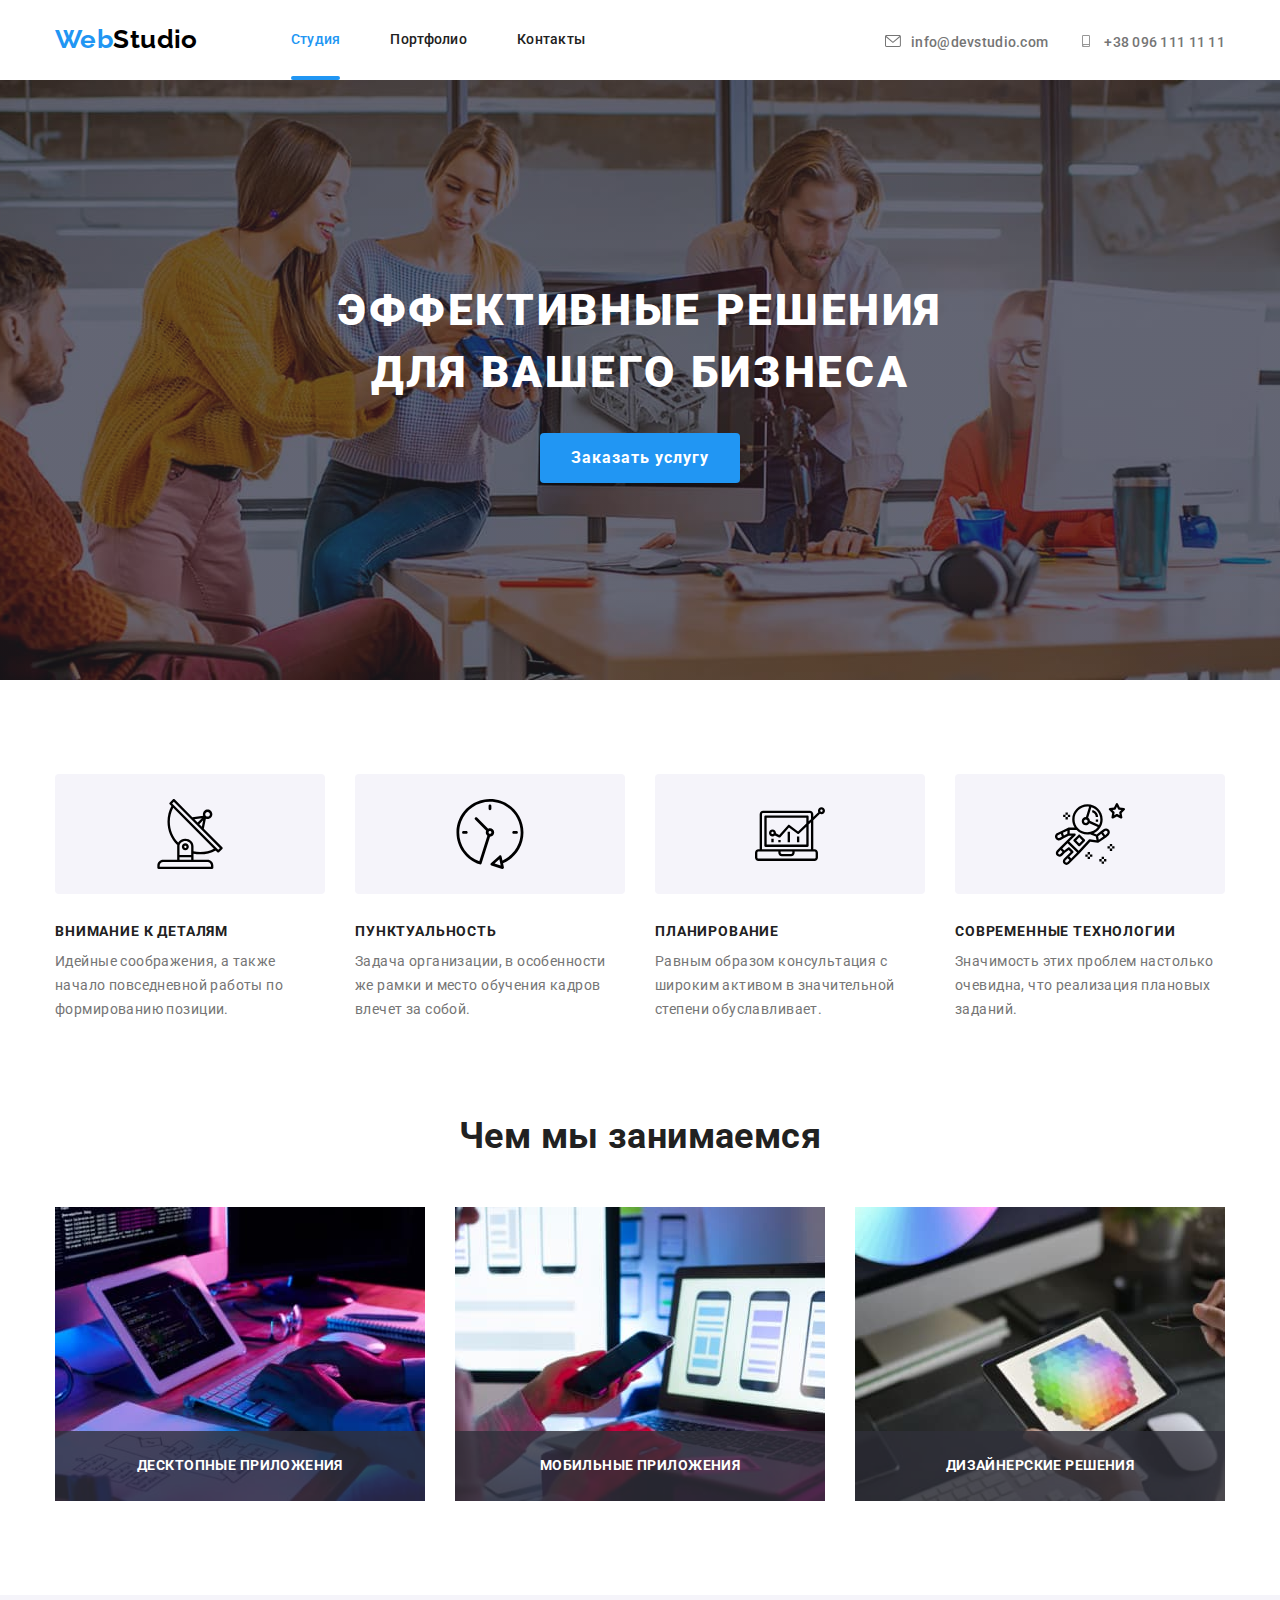
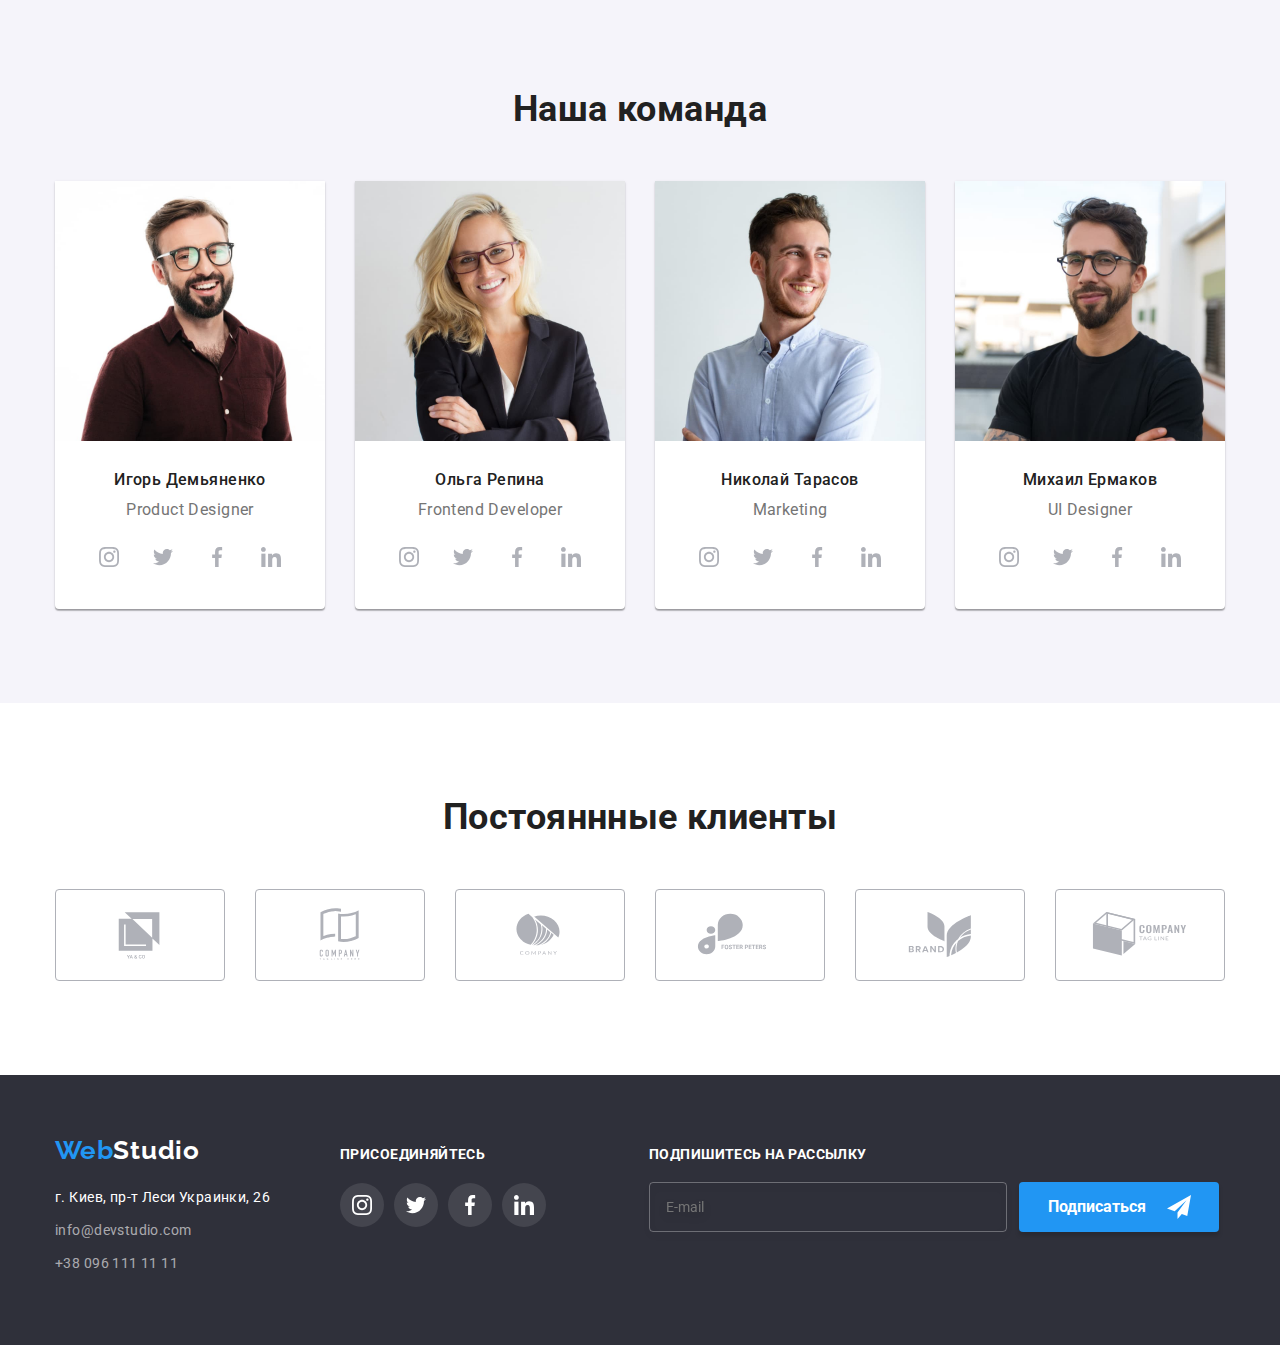
<file: index.html>
<!DOCTYPE html>
<html lang="ru">

<head>
    <meta charset="UTF-8" />
    <meta http-equiv="X-UA-Compatible" content="IE=edge" />
    <meta name="viewport" content="width=device-width, initial-scale=1.0" />
    <title>WebStudio</title>
    <!--Шрифты -->
    <link rel="preconnect" href="https://fonts.googleapis.com">
    <link rel="preconnect" href="https://fonts.gstatic.com" crossorigin>
    <link
        href="https://fonts.googleapis.com/css2?family=Raleway:wght@700&family=Roboto:wght@400;500;700;900&display=swap"
        rel="stylesheet">

    <!--normalize css  -->
    <link rel="stylesheet" href="./css/normalize.css">

    <!--Стили -->
    <link rel="stylesheet" href="./css/styles.css" />
</head>

<body>
    <header>
        <div class="container c-site-nav">

            <a href="./index.html" class="logo"><span class="logo-color">Web</span>Studio</a>
            <nav class="contact-links">
                <ul class="site-nav">
                    <li class="item"><a href="./index.html" class="site-nav-link current">Студия</a></li>
                    <li class="item"><a href="./portfolio.html" class="site-nav-link">Портфолио</a></li>
                    <li class="item"><a href="" class="site-nav-link">Контакты</a></li>
                </ul>
            </nav>
            <ul class="header-contact-link">
                <li class="item"><a href="mailto:info@devstudio.com" class="h-e-link"><svg class="header-icon"
                            width="16" height="12">
                            <use href="./images/symbol-defs-1.svg#icon-envelope-1"></use>
                        </svg>info@devstudio.com</a></li>
                <li class="item"><a href="tel:+380961111111" class="h-ph-link"><svg class="header-icon" width="16"
                            height="12">
                            <use href="./images/symbol-defs-1.svg#icon-smartphone-1"></use>
                        </svg>+38 096 111 11 11</a></li>
            </ul>
        </div>
    </header>
    <main>
        <section class="hero hero-container">

            <h1 class="hero-titel">Эффективные решения
                <br>
                для вашего бизнеса
            </h1>
            <button data-modal-open type="button" class="hero-botton">Заказать услугу</button>

        </section>

        <section class="s-benefit">
            <h2 hidden>Наши приемущества</h2>
            <div class="container benefit-block">
                <ul class="benefit-list">
                    <li class="item">
                        <div class="icons">
                            <svg class="benefit-icon">
                                <use href="./images/symbol-defs-2.svg#icon-antenna1"></use>
                            </svg>
                        </div>
                        <h3 class="title">Внимание к деталям</h3>
                        <p class="text">Идейные соображения, а также начало повседневной работы по формированию позиции.
                        </p>
                    </li>
                    <li class="item">
                        <div class="icons">
                            <svg class="benefit-icon">
                                <use href="./images/symbol-defs-2.svg#icon-clock1"></use>
                            </svg>
                        </div>
                        <h3 class="title">Пунктуальность</h3>
                        <p class="text">Задача организации, в особенности же рамки и место обучения кадров влечет за
                            собой.</p>
                    </li>
                    <li class="item">
                        <div class="icons">
                            <svg class="benefit-icon">
                                <use href="./images/symbol-defs-2.svg#icon-diagram1"></use>
                            </svg>
                        </div>
                        <h3 class="title">Планирование</h3>
                        <p class="text">Равным образом консультация с широким активом в значительной степени
                            обуславливает.</p>
                    </li>
                    <li class="item">
                        <div class="icons">
                            <svg class="benefit-icon">
                                <use href="./images/symbol-defs-2.svg#icon-astronaut1"></use>
                            </svg>
                        </div>
                        <h3 class="title">Современные технологии</h3>
                        <p class="text">Значимость этих проблем настолько очевидна, что реализация плановых заданий.</p>
                    </li>
                </ul>
            </div>
        </section>

        <section class="s-about-our-work">
            <div class="container about-our-work">
                <h2 class="work about-us-title">Чем мы занимаемся</h2>
                <ul class="our-work-list">
                    <li class="work-item ">
                        <div class="box">
                        <img src="./images/services/comp.jpg" alt="верстка" width="370">
                    </div>
                   <p class="work-c-text ">Десктопные приложения</p>
                   
                    </li>
                    
                    <li class="work-item ">
                        <div class="box">
                        <img src="./images/services/phone.jpg" alt="дизайн" width="370">
                    </div>
                    
                        <p class="work-c-text ">Мобильные приложения</p>
                    
                    </li>
                    <li class="work-item">
                    <div class="box">
                        <img src="./images/services/tablet.jpg" alt="оформление" width="370">
                    </div>
                        
                        <p class="work-c-text ">Дизайнерские решения</p>
                    
                    </li>

                </ul>
            </div>
        </section>

        <section class="about-us">

            <h2 class="about-us-title">Наша команда</h2>
            <div class="container about-us-block">
                <ul class="about-us-list">
                    <li class="list">
                        <article class="w-card">
                            <div class="w-card-thumb">
                                <img src="./images/team/product_designer.jpg" alt="product designer" width="270">
                            </div>
                            <div class="name-position">
                                <h3 class="name">Игорь Демьяненко</h3>
                                <p class="text">Product Designer</p>
                                <ul class="workers-soc-list list">
                                    <li class="workers-soc-item">
                                        <a href="" class="workers-soc-link link">
                                            <svg class="workers-soc-icon" width="20" height="20">
                                                <use href="./images/symbol-defs.svg#icon-instagram-2"></use>
                                            </svg>
                                        </a>
                                    </li>
                                    <li class="workers-soc-item"><a href="" class="workers-soc-link link">
                                            <svg class="workers-soc-icon" width="20" height="20">
                                                <use href="./images/symbol-defs.svg#icon-twitter-1"></use>
                                            </svg>
                                        </a>
                                    </li>
                                    <li class="workers-soc-item"><a href="" class="workers-soc-link link">
                                            <svg class="workers-soc-icon" width="20" height="20">
                                                <use href="./images/symbol-defs.svg#icon-facebook-1"></use>
                                            </svg>
                                        </a>
                                    </li>
                                    <li class="workers-soc-item"><a href="" class="workers-soc-link link">
                                            <svg class="workers-soc-icon" width="20" height="20">
                                                <use href="./images/symbol-defs.svg#icon-linkedin-1"></use>
                                            </svg>
                                        </a>
                                    </li>
                                </ul>
                            </div>
                        </article>
                    </li>

                    <li class="list">
                        <article class="w-card">
                            <div class="w-card-thumb">
                                <img src="./images/team/frontend_developer.jpg" alt="frontend developer" width="270">
                            </div>
                            <div class="name-position">
                                <h3 class="name">Ольга Репина</h3>
                                <p class="text">Frontend Developer</p>
                                <ul class="workers-soc-list list">
                                    <li class="workers-soc-item">
                                        <a href="" class="workers-soc-link link">
                                            <svg class="workers-soc-icon" width="20" height="20">
                                                <use href="./images/symbol-defs.svg#icon-instagram-2"></use>
                                            </svg>
                                        </a>
                                    </li>
                                    <li class="workers-soc-item"><a href="" class="workers-soc-link link">
                                            <svg class="workers-soc-icon" width="20" height="20">
                                                <use href="./images/symbol-defs.svg#icon-twitter-1"></use>
                                            </svg>
                                        </a>
                                    </li>
                                    <li class="workers-soc-item"><a href="" class="workers-soc-link link">
                                            <svg class="workers-soc-icon" width="20" height="20">
                                                <use href="./images/symbol-defs.svg#icon-facebook-1"></use>
                                            </svg>
                                        </a>
                                    </li>
                                    <li class="workers-soc-item"><a href="" class="workers-soc-link link">
                                            <svg class="workers-soc-icon" width="20" height="20">
                                                <use href="./images/symbol-defs.svg#icon-linkedin-1"></use>
                                            </svg>
                                        </a>
                                    </li>
                                </ul>
                            </div>
                        </article>
                    </li>

                    <li class="list">
                        <article class="w-card">
                            <div class="w-card-thumb">
                                <img src="./images/team/marketing.jpg" alt="marketing" width="270">
                            </div>
                            <div class="name-position">
                                <h3 class="name">Николай Тарасов</h3>
                                <p class="text">Marketing</p>
                                <ul class="workers-soc-list list">
                                    <li class="workers-soc-item">
                                        <a href="" class="workers-soc-link link">
                                            <svg class="workers-soc-icon" width="20" height="20">
                                                <use href="./images/symbol-defs.svg#icon-instagram-2"></use>
                                            </svg>
                                        </a>
                                    </li>
                                    <li class="workers-soc-item"><a href="" class="workers-soc-link link">
                                            <svg class="workers-soc-icon" width="20" height="20">
                                                <use href="./images/symbol-defs.svg#icon-twitter-1"></use>
                                            </svg>
                                        </a>
                                    </li>
                                    <li class="workers-soc-item"><a href="" class="workers-soc-link link">
                                            <svg class="workers-soc-icon" width="20" height="20">
                                                <use href="./images/symbol-defs.svg#icon-facebook-1"></use>
                                            </svg>
                                        </a>
                                    </li>
                                    <li class="workers-soc-item"><a href="" class="workers-soc-link link">
                                            <svg class="workers-soc-icon" width="20" height="20">
                                                <use href="./images/symbol-defs.svg#icon-linkedin-1"></use>
                                            </svg>
                                        </a>
                                    </li>
                                </ul>
                            </div>
                        </article>
                    </li>

                    <li class="list">
                        <article class="w-card">
                            <div class="w-card-thumb">
                                <img src="./images/team/ui_designer.jpg" alt="ui_designer" width="270">
                            </div>
                            <div class="name-position">
                                <h3 class="name">Михаил Ермаков</h3>
                                <p class="text">UI Designer</p>
                                <ul class="workers-soc-list list">
                                    <li class="workers-soc-item">
                                        <a href="" class="workers-soc-link link">
                                            <svg class="workers-soc-icon" width="20" height="20">
                                                <use href="./images/symbol-defs.svg#icon-instagram-2"></use>
                                            </svg>
                                        </a>
                                    </li>
                                    <li class="workers-soc-item"><a href="" class="workers-soc-link link">
                                            <svg class="workers-soc-icon" width="20" height="20">
                                                <use href="./images/symbol-defs.svg#icon-twitter-1"></use>
                                            </svg>
                                        </a>
                                    </li>
                                    <li class="workers-soc-item"><a href="" class="workers-soc-link link">
                                            <svg class="workers-soc-icon" width="20" height="20">
                                                <use href="./images/symbol-defs.svg#icon-facebook-1"></use>
                                            </svg>
                                        </a>
                                    </li>
                                    <li class="workers-soc-item"><a href="" class="workers-soc-link link">
                                            <svg class="workers-soc-icon" width="20" height="20">
                                                <use href="./images/symbol-defs.svg#icon-linkedin-1"></use>
                                            </svg>
                                        </a>
                                    </li>
                                </ul>
                            </div>
                        </article>

                    </li>

                </ul>
            </div>
        </section>
        <section class="section clients">
            <div class="container our-clients">
                <h2 class="title-clients">Постояннные клиенты</h2>
                <ul class="list-clients">
                    <li class="list-item">
                        <a class="clients-link" href="">
                            <svg class="clients-icon" width="106" height="60">
                                <use href="./images/symbol-defs-2.svg#icon-Logo1"></use>
                            </svg>
                        </a>
                    </li>
                    <li class="list-item">
                        <a class="clients-link" href="">
                            <svg class="clients-icon" width="106" height="60">
                                <use href="./images/symbol-defs-2.svg#icon-Logo2"></use>
                            </svg>
                        </a>
                    </li>
                    <li class="list-item">
                        <a class="clients-link" href="">
                            <svg class="clients-icon" width="106" height="60">
                                <use href="./images/symbol-defs-2.svg#icon-Logo3"></use>
                            </svg>
                        </a>
                    </li>
                    <li class="list-item">
                        <a class="clients-link" href="">
                            <svg class="clients-icon" width="106" height="60">
                                <use href="./images/symbol-defs-2.svg#icon-Logo4"></use>
                            </svg>
                        </a>
                    </li>
                    <li class="list-item">
                        <a class="clients-link" href="">
                            <svg class="clients-icon" width="106" height="60">
                                <use href="./images/symbol-defs-4.svg#icon-Logo5"></use>
                            </svg>
                        </a>
                    </li>
                    <li class="list-item">
                        <a class="clients-link" href="">
                            <svg class="clients-icon" width="106" height="60">
                                <use href="./images/symbol-defs-2.svg#icon-Logo6"></use>
                            </svg>
                        </a>
                    </li>
                </ul>
            </div>
        </section>
<div class="backdrop is-hidden" data-modal>
            <div class="modal">
        <botton type="botton" class="modal-bnt-close" data-modal-close>
                    <svg class="modal-close" width="18" height="18">
                    <use href="./images/symbol-defs-5.svg#icon-close-black-18dp-2-1-2-1"></use>
                </svg>
            
        </botton>

        <p class="modal-title">Оставьте свои данные, мы вам перезвоним</p>

        <form>
        <div class="modal-field">
            <label class="modal-label" for="user-name">Имя</label>
            <div class="input-wrap">
            <input
            type="text"
            class="modal-input"
            name="user-name"
            id="user-name"
            />
            <svg class="modal-icon" width="18" height="18">
                <use href="./images/symbol-defs6.svg#icon-person-black-18dp-1-1"></use>
            </svg>
        </div>
        </div>
        <div class="modal-field">
            <label for="user-tel" class="modal-label">Телефон</label>
            <div class="input-wrap">
            <input
            type="tel"
            class="modal-input"
            name="user-tel"
            id="user-tel"
            />
            <svg class="modal-icon" width="18" height="18">
                <use href="./images/symbol-defs6.svg#icon-phone-black-18dp-1-1"></use>
            </svg>
        </div>
        </div>
        <div class="modal-field">
            <label for="user-email" class="modal-label">Почта</label>
            <div class="input-wrap">
            <input
                type="email"
                class="modal-input"
                name="user-email"
                id="user-email"
            />
            <svg class="modal-icon" width="18" height="18">
                <use href="./images/symbol-defs6.svg#icon-Vector-1-1"></use>
            </svg>
            </div>
        </div>
        <div class="modal-field">
            <label for="user-text" class="modal-label">Комментарий</label>
            <textarea
            name="user-text"
            id="user-text"
            class="modal-text"
            placeholder="Введите текст"
            ></textarea>
        </div>

        <div class="covenant">
            <input class="checkbox-policy visually-hidden"
             type="checkbox" 
             name="covenant"
              id="covenant">
            <label for="covenant" class="covenant-title">
Соглашаюсь с рассылкой и принимаю
            
            </label><a class="covenant-link" href="">Условия договора</a>
        </div>

            <button type="submit" class="modal-bnt-send">Отправить</button>
        </form>
        </div>
        </div>
        
        </div>

        <script src="./js/modal.js">
                    </script>
</body>

<footer>
    <section class="s-footer">
    <div class="container footer">
    <div class="logo-adress">
        <a href="./index.html" class="logo"><span class="logo-color">Web</span><span class="bottom-logo-color">Studio</span></a>
        <address>
        <ul class="contact-link-list">
        <li class="item">
        <a href="https://g.page/stamp-capital?share" 
                            class="addres-link"
                            target="_blank" rel="noopener nofollow noreferrer">г. Киев, пр-т Леси Украинки, 26
                        </a>
        </li>

        <li class="item"><a href="mailto:info@devstudio.com" class="e-link">info@devstudio.com</a></li>
                        <li class="item"><a href="tel:+380961111111" class="ph-link">+38 096 111 11 11</a></li>
                    </ul>
        </address>
    </div>

    <div class="footer-soc">
        <p class="title-soc">Присоединяйтесь</p>
        <ul class="footer-soc-list">
        <li class="footer-soc-item">
        <a class="footer-soc-link" href="">
        <svg class="footer-soc-icon" width="20" height="20">
        <use href="./images/symbol-defs.svg#icon-instagram-2"></use>
        </svg>
        </a>
        </li>

        <li class="footer-soc-item">
        <a class="footer-soc-link" href="">
        <svg class="footer-soc-icon" width="20" height="20">
        <use href="./images/symbol-defs.svg#icon-twitter-1"></use>
        </svg>
        </a>
        </li>
        
        <li class="footer-soc-item">
        <a class="footer-soc-link" href="">
        <svg class="footer-soc-icon" width="20" height="20">
        <use href="./images/symbol-defs.svg#icon-facebook-1"></use>
        </svg>
        </a>
        </li>
        
        <li class="footer-soc-item">
        <a class="footer-soc-link" href="">
        <svg class="footer-soc-icon" width="20" height="20">
        <use href="./images/symbol-defs.svg#icon-linkedin-1"></use>
        </svg>
        </a>
        </li>
        </ul>

    </div>
<div class="footer-form">
        <p class="footer-title">Подпишитесь на рассылку</p>
        <form class="footer-mail-form">
            <label for="footer-mail"></label>
            <input type="email" class="footer-input" name="footer-mail" placeholder="E-mail" id="footer-mail">
            <button class="footer-btn button" type="submit">
            Подписаться<svg class="icon-send" width="24" height="24">
                <use href="./images/symbol-defs8.svg#icon-icon-send-1"></use>
            </svg>
            </button>
        </form>
        </div>  
    </div>
    </section>
</footer>


</html>
</file>
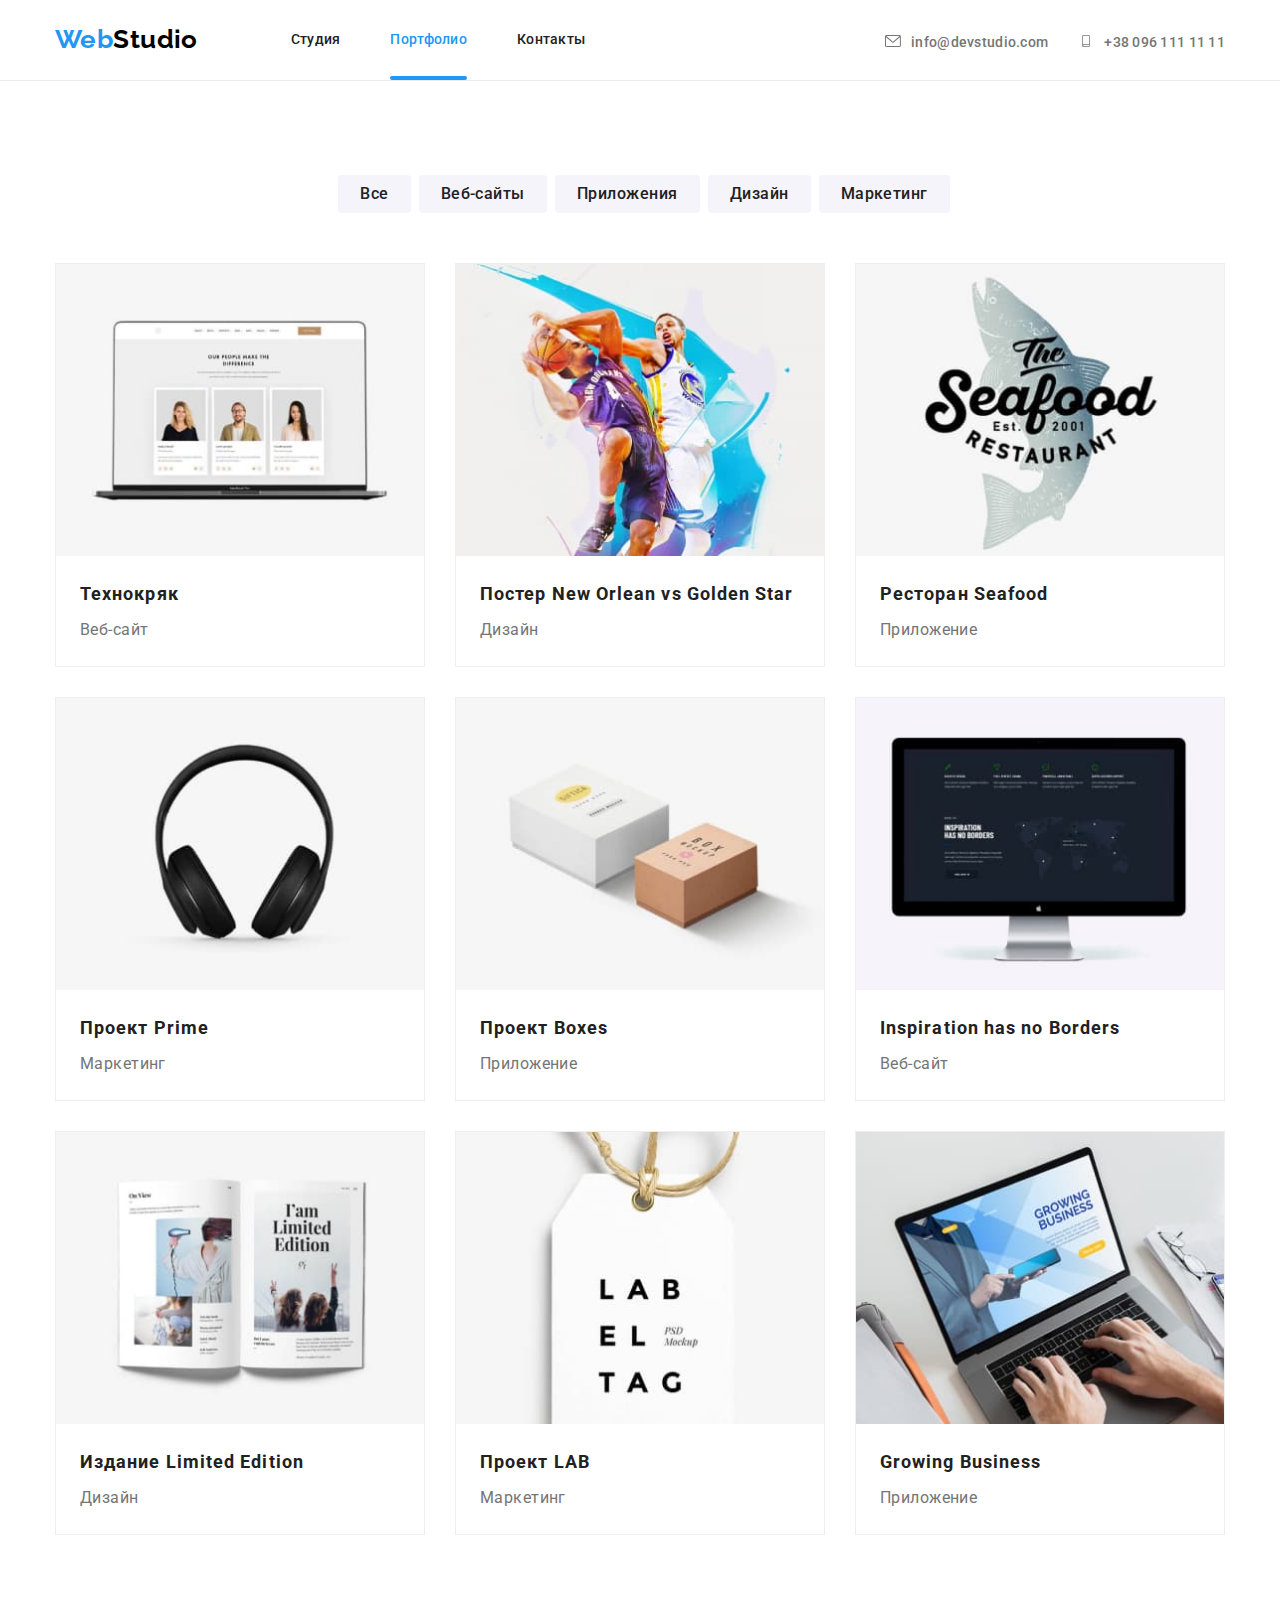
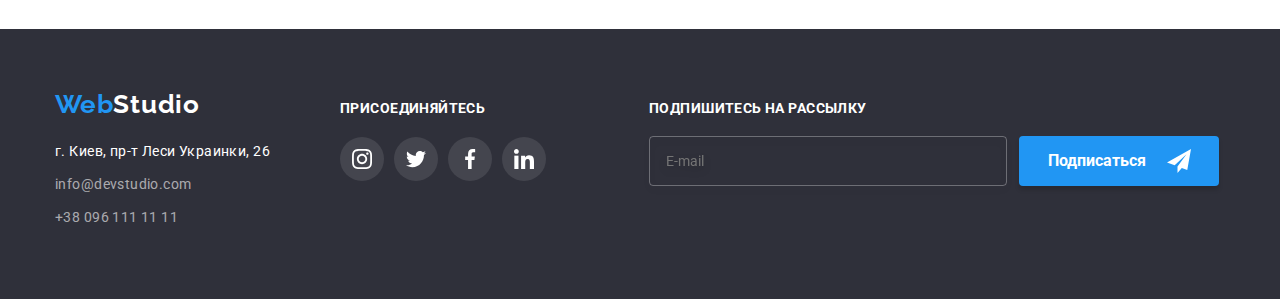
<file: portfolio.html>
<!DOCTYPE html>
<html lang="ru">

<head>
    <meta charset="UTF-8" />
    <meta http-equiv="X-UA-Compatible" content="IE=edge" />
    <meta name="viewport" content="width=device-width, initial-scale=1.0" />
    <title>Портфолио</title>

    <!--Шрифты -->
    <link rel="preconnect" href="https://fonts.googleapis.com">
    <link rel="preconnect" href="https://fonts.gstatic.com" crossorigin>
    <link
        href="https://fonts.googleapis.com/css2?family=Raleway:wght@700&family=Roboto:wght@400;500;700;900&display=swap"
        rel="stylesheet">
    <!--normalize css  -->
    <link rel="stylesheet" href="./css/normalize.css">
    <!--Стили -->
    <link rel="stylesheet" href="./css/styles.css" />
</head>

<body>

    <header>
        <div class="container c-site-nav">

            <a href="./index.html" class="logo"><span class="logo-color">Web</span>Studio</a>
            <nav class="contact-links">
                <ul class="site-nav">
                    <li class="item"><a href="./index.html" class="site-nav-link ">Студия</a></li>
                    <li class="item"><a href="./portfolio.html" class="site-nav-link current">Портфолио</a></li>
                    <li class="item"><a href="" class="site-nav-link">Контакты</a></li>
                </ul>
            </nav>
            <ul class="header-contact-link">
                <li class="item"><a href="mailto:info@devstudio.com" class="h-e-link"><svg class="header-icon"
                            width="16" height="12">
                            <use href="./images/symbol-defs-1.svg#icon-envelope-1"></use>
                        </svg>info@devstudio.com</a></li>
                <li class="item"><a href="tel:+380961111111" class="h-ph-link"><svg class="header-icon" width="16"
                            height="12">
                            <use href="./images/symbol-defs-1.svg#icon-smartphone-1"></use>
                        </svg>+38 096 111 11 11</a></li>
            </ul>
        </div>
    </header>

    <main>

        <section class="set">
            <h1 hidden>Наше Портфолио</h1>

            <!--Навигация-->

            <div class="container nav-list">
                <ul class="card-nav-list">
                    <li class="item"><button type="button" class="site-bnt">Все</button></li>
                    <li class="item"><button type="button" class="site-bnt">Веб-сайты</button></li>
                    <li class="item"><button type="button" class="site-bnt">Приложения</button></li>
                    <li class="item"><button type="button" class="site-bnt">Дизайн</button></li>
                    <li class="item"><button type="button" class="site-bnt">Маркетинг</button></li>
                </ul>
            </div>

            <!--Карточки-->

            <div class="container c-card-set">
                <ul class="set-list">
                    <li class="item">
                        <article class="card">
                            <div class="card-thumb">
                                <img src="./images/works/web_site.jpg" alt="Веб-сайт" width="370">
                            <p class="card-top-text ">Ресурс предлагает комплексные предложения с разным уровнем функционала и сервисов. Все это
                                    позволит посетителю получить исчерпывающие сведения о компании или частном лице.</p>
                            </div>
                                    <div class="card-content">
                                <h2 class="title">Технокряк</h2>
                                <p class="text">Веб-сайт</p>
                            </div>
                        </article>
                    </li>

                    <li class="item">
                        <article class="card">
                            <div class="card-thumb">
                                <img src="./images/works/poster.jpg" alt="Постер" width="370">
                                <p class="card-top-text">Ресурс предлагает комплексные предложения с разным уровнем функционала и сервисов. Все это
                                    позволит посетителю получить исчерпывающие сведения о компании или частном лице.</p>
                            </div>
                            <div class="card-content">
                                <h2 class="title">Постер New Orlean vs Golden Star</h2>
                                <p class="text">Дизайн</p>
                            </div>
                        </article>
                    </li>

                    <li class="item">
                        <article class="card">
                            <div class="card-thumb">
                                <img src="./images/works/seafood_restaurant.jpg" alt="Ресторан" width="370">
                                <p class="card-top-text">Ресурс предлагает комплексные предложения с разным уровнем функционала и сервисов. Все это
                                    позволит посетителю получить исчерпывающие сведения о компании или частном лице.</p>
                            </div>
                            <div class="card-content">
                                <h2 class="title">Ресторан Seafood</h2>
                                <p class="text">Приложение</p>
                            </div>
                        </article>
                    </li>

                    <li class="item">
                        <article class="card">
                            <div class="card-thumb">
                                <img src="./images/works/headphones.jpg" alt="наушники" width="370">
                                <p class="card-top-text">Ресурс предлагает комплексные предложения с разным уровнем функционала и сервисов. Все это позволит посетителю получить исчерпывающие сведения о компании или частном лице.</p>
                                </div>
                                <div class="card-content">
                                <h2 class="title">Проект Prime</h2>
                                <p class="text">Маркетинг</p>
                            </div>
                        </article>
                    </li>

                    <li class="item">
                        <article class="card">
                            <div class="card-thumb">
                                <img src="./images/works/boxes.jpg" alt="коробки" width="370">
                                <p class="card-top-text">Ресурс предлагает комплексные предложения с разным уровнем функционала и сервисов. Все это
                                    позволит посетителю получить исчерпывающие сведения о компании или частном лице.</p>
                            </div>
                            <div class="card-content">
                                <h2 class="title">Проект Boxes</h2>
                                <p class="text">Приложение</p>
                            </div>
                        </article>
                    </li>

                    <li class="item">
                        <article class="card">
                            <div class="card-thumb">
                                <img src="./images/works/monitor.jpg" alt="монитор" width="370">
                                <p class="card-top-text">Ресурс предлагает комплексные предложения с разным уровнем функционала и сервисов. Все это
                                    позволит посетителю получить исчерпывающие сведения о компании или частном лице.</p>
                            </div>
                            <div class="card-content">
                                <h2 class="title">Inspiration has no Borders</h2>
                                <p class="text">Веб-сайт</p>
                            </div>
                        </article>
                    </li>

                    <li class="item">
                        <article class="card">
                            <div class="card-thumb">
                                <img src="./images/works/magazine.jpg" alt="журнал" width="370">
                                <p class="card-top-text">Ресурс предлагает комплексные предложения с разным уровнем функционала и сервисов. Все это
                                    позволит посетителю получить исчерпывающие сведения о компании или частном лице.</p>
                            </div>
                            <div class="card-content">
                                <h2 class="title">Издание Limited Edition</h2>
                                <p class="text">Дизайн</p>
                            </div>
                        </article>
                    </li>

                    <li class="item">
                        <article class="card">
                            <div class="card-thumb">
                                <img src="./images/works/lab.jpg" alt="лейба" width="370">
                                <p class="card-top-text">Ресурс предлагает комплексные предложения с разным уровнем функционала и сервисов. Все это
                                    позволит посетителю получить исчерпывающие сведения о компании или частном лице.</p>
                            </div>
                            <div class="card-content">
                                <h2 class="title">Проект LAB</h2>
                                <p class="text">Маркетинг</p>
                            </div>
                        </article>
                    </li>

                    <li class="item">
                        <article class="card">
                            <div class="card-thumb">
                                <img src="./images/works/laptop.jpg" alt="ноутбук">
                                <p class="card-top-text">Ресурс предлагает комплексные предложения с разным уровнем функционала и сервисов. Все это
                                    позволит посетителю получить исчерпывающие сведения о компании или частном лице.</p>
                            </div>
                            <div class="card-content">
                                <h2 class="title">Growing Business</h2>
                                <p class="text">Приложение</p>
                            </div>
                        </article>
                    </li>
                </ul>
            </div>
        </section>
    </main>
</body>


<footer>
    <section class="s-footer">
    <div class="container footer">
    <div class="logo-adress">
        <a href="./index.html" class="logo"><span class="logo-color">Web</span><span class="bottom-logo-color">Studio</span></a>
        <address>
        <ul class="contact-link-list">
        <li class="item">
        <a href="https://g.page/stamp-capital?share" 
                            class="addres-link"
                            target="_blank" rel="noopener nofollow noreferrer">г. Киев, пр-т Леси Украинки, 26
                        </a>
        </li>

        <li class="item"><a href="mailto:info@devstudio.com" class="e-link">info@devstudio.com</a></li>
                        <li class="item"><a href="tel:+380961111111" class="ph-link">+38 096 111 11 11</a></li>
                    </ul>
        </address>
    </div>

    <div class="footer-soc">
        <p class="title-soc">Присоединяйтесь</p>
        <ul class="footer-soc-list">
        <li class="footer-soc-item">
        <a class="footer-soc-link" href="">
        <svg class="footer-soc-icon" width="20" height="20">
        <use href="./images/symbol-defs.svg#icon-instagram-2"></use>
        </svg>
        </a>
        </li>

        <li class="footer-soc-item">
        <a class="footer-soc-link" href="">
        <svg class="footer-soc-icon" width="20" height="20">
        <use href="./images/symbol-defs.svg#icon-twitter-1"></use>
        </svg>
        </a>
        </li>
        
        <li class="footer-soc-item">
        <a class="footer-soc-link" href="">
        <svg class="footer-soc-icon" width="20" height="20">
        <use href="./images/symbol-defs.svg#icon-facebook-1"></use>
        </svg>
        </a>
        </li>
        
        <li class="footer-soc-item">
        <a class="footer-soc-link" href="">
        <svg class="footer-soc-icon" width="20" height="20">
        <use href="./images/symbol-defs.svg#icon-linkedin-1"></use>
        </svg>
        </a>
        </li>
        </ul>

    </div>
<div class="footer-form">
        <p class="footer-title">Подпишитесь на рассылку</p>
        <form class="footer-mail-form">
            <label for="footer-mail"></label>
            <input type="email" class="footer-input" name="footer-mail" placeholder="E-mail" id="footer-mail">
            <button class="footer-btn button" type="submit">
            Подписаться<svg class="icon-send" width="24" height="24">
                <use href="./images/symbol-defs8.svg#icon-icon-send-1"></use>
            </svg>
            </button>
        </form>
        </div>  
    </div>
    </section>
</footer>

</html>
</file>
<file: css/styles.css>
*,
*::before,
*::after {
    box-sizing: border-box
}

/* Переменные */
:root {
    --text-color: #757575;
    --bnt-color-hover: #F5F4FA;
    --btn-color-hb: #2196F3;
    --btn-color-text: #212121;
    --default-white: #ffffff;
    --font-size: 14px;
    --bg-color: #2F303A;
    --set-gap: 30px;
    --card-shadow: 0px 1px 3px rgba(0, 0, 0, 0.12),
        0px 1px 1px rgba(0, 0, 0, 0.14),
        0px 2px 1px rgba(0, 0, 0, 0.2);
    --timing-duration: 250ms;
    --timing-function: cubic-bezier(0.4, 0, 0.2, 1);
}

/*Основные: цвет и текст */
body {
    font-family: 'Roboto', sans-serif;
    color: var(--btn-color-text);
    font-size: 14px;
    letter-spacing: 0.03em;
}

img {
    display: block;
    width: 100%;
    height: auto;
}

.container {
    width: 1200px;
    margin-left: auto;
    margin-right: auto;
    padding-left: 15px;
    padding-right: 15px;
    /*outline: 1px solid red*/
}

/*Утилиты*/
.h-e-link,
.h-ph-link {
    text-decoration: none;
    font-style: normal;
}

.visually-hidden {
    position: absolute;
    white-space: nowrap;
    width: 1px;
    height: 1px;
    overflow: hidden;
    border: 0;
    padding: 0;
    clip: rect(0 0 0 0);
    clip-path: inset(50%);
    margin: -1px;
  }

.e-link {
    text-decoration: none;
    font-style: normal;
}

.ph-link {
    text-decoration: none;
    font-style: normal;
}

ul {
    padding: 0;
    margin: 0;
    list-style: none;
}

li {
    list-style-type: none;
}

p,
h1,
h2,
h3,
h4,
h5,
h6 {
    margin: 0;
}

ul,
ol,
li {
    margin: 0;
    padding: 0;
}


/*Header*/
.c-site-nav {
    display: flex;
    align-items: center;
}

.logo-color {
    color: var(--btn-color-hb);
    text-decoration: none;
    font-family: Raleway;
    font-weight: 700;
    font-size: 26px;
    line-height: 1.2;
}

.logo {
    text-decoration: none;
    font-family: Raleway;
    font-weight: 700;
    font-size: 26px;
    line-height: 1.2;
    color: #000000;
}

.header-icon {

    align-items: center;
    vertical-align: middle;
    margin-right: 10px;
    fill: currentColor;
}

/*Header-Навигация */
.site-nav {
    display: flex;
    justify-content: center;


    font-style: normal;
    font-weight: 500;
    font-size: var(--font-size);
    line-height: 1.14;
}


.site-nav:hover,
.site-nav:focus {
    color: var(--btn-color-hb);
}



.site-nav .header-contact-link {
    padding: 0;
    margin: 0;

}

.site-nav:first-child {
    margin-left: 93px;
}

.site-nav .item {
    margin-right: 50px;
}

.header-contact-link .item:last-child {
    margin-right: 0;
}

.site-nav .current {
    color: var(--btn-color-hb);


    }
        


.current::after {
    content: '';
    position: absolute;
    left: 0;
    bottom: 0;
    display: flex;
    width: 100%;
    height: 4px;
    background-color: #2196F3;
    border-radius: 2px;

}



/*Header-Контактные линки */
.header-contact-link {
    margin-left: auto;
}

.h-e-link {
    margin-right: 30px;
}

.h-e-link,
.h-ph-link {
    display: flex;
    font-style: normal;
    font-weight: 500;
    font-size: var(--font-size);
    line-height: 1.14;
    letter-spacing: 0.02em;

    color: var(--text-color);

transition: color var(--timing-duration) var(--timing-function);
}

.header-contact-link {
    display: flex;

}



.header-contact-link .h-e-link:hover,
.header-contact-link .h-e-link:focus,
.header-contact-link .h-ph-link:hover,
.header-contact-link .h-ph-link:focus {
    color: var(--btn-color-hb);
}

.contact-links {
    /*display: block;*/
    align-items: baseline;

}

/*Ссылки в шапке*/
.site-nav-link {
    display: flex;
    position: relative;

    padding-top: 32px;
    padding-bottom: 32px;

    text-decoration: none;
    font-weight: 500;
    line-height: 1.14;
    letter-spacing: 0.02em;
    color: var(--btn-color-text);

    transition: color var(--timing-duration) var(--timing-function);

}

.site-nav-link:hover,
.site-nav-link:focus {
    color: var(--btn-color-hb);
}


/* Кнопки-Главная */
button {
    cursor: pointer;
    border: none;
}

.hero {
    padding-bottom: 200px;
    background-color: var(--bg-color);
}

.hero-container {
    max-width: 1600px;
    height: 600px;
    margin: 0 auto;
    padding-top: 200px;
    padding-bottom: 200px;
    background-image: linear-gradient(rgba(47, 48, 58, 0.4), rgba(47, 48, 58, 0.4)), url(../images/background-img/hero.jpg);
    background-repeat: no-repeat;
    background-position: center;


}

.hero-titel {
    width: 696px;
    margin-left: auto;
    margin-right: auto;
    margin-bottom: 30px;
    color: #FFFFFF;
    font-weight: 900;
    font-size: 44px;
    line-height: 1.4;
    letter-spacing: 0.06em;
    text-align: center;
    text-transform: uppercase
}

.hero-botton {
    width: 200px;
    height: 50px;
    display: block;
    margin: 0 auto;


    background: var(--btn-color-hb);
    box-shadow: 0px 4px 4px rgba(0, 0, 0, 0.15);
    border-radius: 4px;


    font-family: 'Roboto';
    font-style: normal;
    font-weight: 700;
    font-size: 16px;
    line-height: 1.87;
    letter-spacing: 0.06em;
    color: #FFFFFF;
}



/*Страница "Главная"*/
.s-benefit {
    padding-top: 94px;
    padding-bottom: 94px;
}

/*
.benefit-block {
        outline: 1px solid red
} */


.benefit-list {
    display: flex;
    flex-wrap: wrap;
    justify-content: center;
    margin: 0px;
    padding: 0px;
    margin-left: -30px;
}

.benefit-list .title {
    font-style: normal;
    font-weight: 700;
    font-size: var(--font-size);
    line-height: 1.14;
    letter-spacing: 0.06em;
    text-transform: uppercase;
}

.benefit-list .item {
    display: flex;
    flex-wrap: wrap;
    width: 270px;
    flex-basis: calc(100% / 4 -30px);
    margin-left: 30px;
}

.benefit-list.item:last-child {
    margin-right: 0;
}

.benefit-icon {
    width: 70px;
    height: 70px;
}

/*.icons:not(:last-child) {
    margin-right: 30px;
}*/

.icons {
    margin-bottom: 30px;
    width: 270px;
    height: 120px;
    justify-content: center;
    display: inline-flex;
    align-items: center;
    background: #F5F4FA;
    border-radius: 4px;
}


/*Чем мы занимаемся*/
.s-about-our-work {
    padding-bottom: 94px;
}

.about-our-work>.our-work-list {
    display: flex;

}

.our-work-list .work-item+.work-item {
    flex-basis: calc(100% / 3 -30px);
}

/*
.our-work-list>.work-item {
    margin-right: 30px;
}*/

.work-item:not(:last-child) {
    margin-right: 30px;
}

.our-work-list .work-item {
    position: relative;
}

/*.t-box1 {
    display: block;
    position: absolute;
    left: 50px;
    
}*/


.work-card-text {

    padding-top: 27px;
    padding-bottom: 27px;
    width: 370px;
    height: 70px;
    left: 615px;
    top: 1435px;
    background-color: rgba(47, 48, 58, 0.8);
    background-image: linear-gradient(rgba(47, 48, 58, 0.4), rgba(47, 48, 58, 0.4));
        
    /*position: absolute;
    left: 0;
    bottom: 0;*/
}

.work-c-text  {
        position: absolute;
        bottom: 0;
        right: 0;
        left: 0;
        display: flex;
        align-items: center;
        justify-content: center;
        height: 70px;
        text-transform: uppercase;
        line-height: 1.14;
        font-weight: 700;
        color: #ffffff;
        background: rgba(47, 48, 58, 0.8);
    }

/*Команда*/
.about-us {
    display: block;
    margin: 0 auto;
    padding-top: 94px;
    padding-bottom: 94px;
    background: #F5F4FA;
}

.about-us-title {
    text-align: center;
    font-style: normal;
    font-weight: 700;
    font-size: 36px;
    line-height: 1.16;
    color: var(--btn-color-text);
    margin-bottom: 50px;
}

.about-us-list {
    display: flex;
}

.w-card {
    width: 270px;
    height: 428px;
    left: 215px;
    top: 1635px;

    margin-right: 30px;

    background-color: #FFFFFF;

    box-shadow: 0px 1px 3px rgba(0, 0, 0, 0.12), 0px 1px 1px rgba(0, 0, 0, 0.14), 0px 2px 1px rgba(0, 0, 0, 0.2);
    border-radius: 0px 0px 4px 4px;
}

/*
.w-card-thumb {
    outline: 1px solid red;
}
*/
.name-position {
    padding-top: 30px;
    padding-bottom: 30px;
    /*outline: 1px solid red;*/
}

.name-position .name {
    margin-bottom: 10px;
}

.about-us .name {
    font-weight: 500;
    font-size: 16px;
    line-height: 1.18;
    text-align: center;
}

.about-us .text {
    display: block;
    margin-bottom: 16px;
    font-weight: 400;
    font-size: 16px;
    line-height: 1.19;
    text-align: center;
    color: var(--text-color);
}

.work-item:last-child {
    margin-right: 0;
}


.workers-soc-list {
    display: flex;
    justify-content: center;
    /*padding-left: 32px;*/

}

.workers-soc-item {
    width: 44px;
    height: 44px;
    margin-right: 10px;
}

.workers-soc-item:last-child {
    margin-right: 0;
}

.workers-soc-link {
    width: 100%;
    height: 100%;
    background-color: var(--default-white);
    border-radius: 50%;
    display: flex;
    align-items: center;
    justify-content: center;
    fill: #AFB1B8;
transition: background-color var(--timing-duration) var(--timing-function);

}

.workers-soc-link:hover,
.workers-soc-link:focus {
    background-color: var(--btn-color-hb);
}

.workers-soc-link:hover .workers-soc-icon,
.workers-soc-link:focus .workers-soc-icon {
    fill: var(--default-white);
}

.clients {
    padding-top: 94px;
    padding-bottom: 94px;
}

.our-clients {
    width: 1200px;
    margin: 0 auto;
    padding-left: 15px;
    padding-right: 15px;
}

.title-clients {
    font-weight: 700;
    font-size: 36px;
    line-height: 1.16;
    text-align: center;
    margin-bottom: 50px;
    color: var(--btn-color-text);
}


.list-clients {
    display: flex;
}

.list-item {
    margin-right: 30px;
    color: #AFB1B8;
    transition: color var(--timing-duration) var(--timing-function)
}

.list-item:hover,
.list-item:focus {
    color: var(--btn-color-hb);
}

.clients-link {
    display: inline-flex;
    align-items: center;
    justify-content: center;
    width: 170px;
    height: 92px;
    border-radius: 4px;
    border: 1px solid #AFB1B8;
    color: #AFB1B8;
    fill: currentColor;
    transition: color var(--timing-duration) var(--timing-function), 
    border-color var(--timing-duration) var(--timing-function);
}

.clients-link:hover,
.clients-link:focus {
    border-color: var(--btn-color-hb);
}


/.clients-icon {
    fill:  var(--btn-color-hb);
    transition: color var(--timing-duration) var(--timing-function);
}

.clients-link:hover ,
.clients-link:focus  {
    color: var(--btn-color-hb);
}
.clients-icon:hover
.clients-icon:focus  {
    color: var(--btn-color-hb);
}

/*Страница "Портфолио"*/
.set {
    border-top: 1px solid #ECECEC;
    padding-top: 94px;
    padding-bottom: 94px;
}

/* Кнопки-Портфолио */

.card-nav-list {
    display: flex;
    justify-content: center;
    margin-bottom: 50px;

}

.card-nav-list .item {
    margin-left: 8px;
}

.card-nav-list .site-nav-btn {

    font-family: inherit;
    font-weight: 500;
    line-height: 1.14;
    letter-spacing: 0.03em;
    color: var(--btn-color-text);
    background-color: #F5F4FA;
}

.site-bnt {
    display: block;

    border-radius: 4px;

    font-family: 'Roboto';
    font-weight: 500;
    font-size: 16px;
    line-height: 1.62;
    letter-spacing: 0.03em;
    color: var(--btn-color-text);
    background-color: var(--bnt-color-hover);

    padding: 6px 22px;

transition: color var(--timing-duration) var(--timing-function),
background-color var(--timing-duration) var(--timing-function),
box-shadow var(--timing-duration) var(--timing-function);

}

.site-bnt:hover,
.site-bnt:focus {
    color: var(--bnt-color-hover);
    background-color: var(--btn-color-hb);
    box-shadow: 0px 3px 1px rgba(0, 0, 0, 0.1), 0px 1px 2px rgba(0, 0, 0, 0.08), 0px 2px 2px rgba(0, 0, 0, 0.12);
    border-radius: 4px;
}

/*Карточки*/


.set-list {
    display: flex;
    flex-wrap: wrap;
    margin-bottom: -30px;
}

.set-list>.item {
    flex-basis: calc(100% / 3 - 30px);
    margin-right: 30px;
    margin-bottom: 30px;
    /*outline: 1px solid red;*/ 
}



.set-list .item:nth-child(3n) {
    margin-right: 0px;
    padding-right: 0px;
}

.set-list .title {
    font-weight: 700;
    font-size: 18px;
    line-height: 2;
    letter-spacing: 0.06em;
    align-items: center;
    /* outline: 1px solid red;*/
}

.set-list .text {
    font-style: normal;
    font-size: 16px;
    line-height: 2.25;
    color: var(--text-color);
}

/* CARD */

.card {
    width: 370px;
    height: 404px;
    overflow: hidden;
    background-color: #FFFFFF;
    border: 1px solid #EEEEEE;
    cursor: pointer;
    transition: box-shadow var(--timing-duration) var(--timing-function),
    border-radius var(--timing-duration) var(--timing-function);
   
}

.card-content {
    padding: 20px 24px;

}


.card:hover,
.card:focus {
    box-shadow: var(--card-shadow);
    border-radius: 0px 0px 4px 4px;
}

.card-thumb {
    position: relative;
    overflow: hidden;
}



.card-top-text{
        font-weight: 400;
        font-size: 18px;
        line-height: 1.55;
        letter-spacing: 0.03em;
        
        color: #FFFFFF;

        position: absolute;
        display: inline-block;
        width: 100%;
        height: 100%;
        left: 0;
        top: 0;
        background-color: rgba(33, 150, 243, 0.9);
        padding: 63px 24px;
    

        transform: translateY(100%);
        transition: transform 250ms var(--timing-function) ;

}
.set-list .item:hover .card-top-text {
    transform: translateY(0%)
}

/* Текст */
.header-contact-link {
    font-style: normal;
    font-weight: 400;
    line-height: 1.14;
    color: var(--text-color);
    padding-top: 5px;
}


.benefit-list .text {
    font-style: normal;
    font-weight: 400;
    line-height: 1.71;
    color: var(--text-color);
    padding-top: 10px;

}
/*Модальное окно*/

.backdrop {
    position: fixed;
    top: 0;
    left: 0;
    width: 100%;
    height: 100%;
    
    background: rgba(0, 0, 0, 0.2);
    opacity: 1;

    transform:  opacity var(--timing-duration) var(--timing-function), 
    visibility var(--timing-duration) var(--timing-function);  
}




/*.modal {
    width: 528px;
    height: 581px;
    background: #FFFFFF;
    box-shadow: 0px 1px 3px rgba(0, 0, 0, 0.12), 0px 1px 1px rgba(0, 0, 0, 0.14), 0px 2px 1px rgba(0, 0, 0, 0.2);
    border-radius: 4px;
    position: absolute;
    top:50%;
    left:50%;
    transform: translate(-50%, -50%);
    transition: translate 250ms cubic-bezier(0.4, 0, 0.2, 1),
    opacity 250ms cubic-bezier(0.4, 0, 0.2, 1);

}*/



.backdrop.is-hidden {
    opacity:0; 
    visibility: hidden; 
    pointer-events: none;
}



.modal {
    padding: 40px;
    position: absolute;
    top: 50%;
    left: 50%;
    width: 528px;
    height: 581px;
    background-color: #fff;
    box-shadow: 0px 1px 3px rgb(0 0 0 / 12%), 0px 1px 1px rgb(0 0 0 / 14%),
    0px 2px 1px rgb(0 0 0 / 20%);
    border-radius: 4px;
    
    transform: translate(-50%, -50% );
    transition: transform 250ms cubic-bezier(0.4, 0, 0.2, 1),
    opacity 250ms cubic-bezier(0.4, 0, 0.2, 1);
}

.backdrop.is-hidden .modal {
    transform: translate(-50%, -50%) scale(0.75);
    opacity: 0;
  }

/*.modal-bnt-close {
    position: absolute;
    top: 8px;
    right: 8px;
    display: flex;
    align-items: center;
    justify-content: center;
    padding: 0;
    width: 30px;
    height: 30px;
    cursor: pointer;
    border: 1px solid rgba(0, 0, 0, 0.1);
    background-color: transparent;
    border-radius: 50%;
    fill: #000000;
    transition: fill var(--timing-duration) var(--timing-function);
}*/


.modal-bnt-close {
    display: flex;
    position: absolute;
    top: 8px;
    right: 8px;
    width: 30px;
    height: 30px;
    border-radius: 50%;
    border: 1px solid rgba(0, 0, 0, 0.1);
    background-color: var(--secondary-background-color);
    cursor: pointer;
    align-items: center;
    justify-content: center;
    transition: fill 250ms cubic-bezier(0.4, 0, 0.2, 1);
}

.modal-bnt-close:hover,
.modal-bnt-close:focus {
    fill: var(--btn-color-hb);
}

.modal-title {
    text-align: center;
    font-size: 18px;
    font-weight: 600;
    margin-bottom: 15px;
    font-weight: 700;
    font-size: 20px;
    line-height: 1.15;
    letter-spacing: 0.03em;
    color: #212121;
    }

    /*Форма*/

    .modal-field {
    margin-bottom: 10px;
    }  

    .input-wrap {
    position: relative;
    }

    .modal-icon {
    position: absolute;
    left: 7px;
    top: 50%;
    transform: translateY(-50%);
    }

    .modal-input {
    width: 100%;
    height: 45px;
    border: 1px solid rgba(33, 33, 33, 0.2);
    border-radius: 4px;
    fill: currentColor;
    padding-left: 30px;
    outline: none;
    transition: border-color 250ms var(--timing-function), 
    fill 250ms var(--timing-function) ;
    }

    .modal-input:focus,
    .modal-input:hover {
    border-color: #2196F3;
    }


    .modal-input:focus + .modal-icon,
    .modal-input:hover + .modal-icon
    {
    fill: #2196F3;
    }

    .modal-label {
    position: relative;
    display: block;
    font-size: 12px;
    line-height: 1.17;
    letter-spacing: 0.01em;
    margin-bottom: 4px;
    color: #757575;
    }

    textarea {
        resize: none;
        } 
    
.modal-text {
    padding: 12px 16px;
    width: 100%;
    height: 120px;

    border: 1px solid rgba(33, 33, 33, 0.2);
    border-radius: 4px;
    resize: none;
    outline: none;
    transition: border 250ms var(--transition-cubic);
}

.modal-text:focus,
.modal-text:hover {
    border: 1px solid #2196F3;
}

/*Чекбокс*/

.covenant{
    display: flex;
    align-items: center;
    margin-bottom: 30px; ;
    
}

.covenant-title  {
    padding-left: 8px;
    font-weight: 400;
    font-size: 14px;
    line-height: 1.71;
    letter-spacing: 0.03em;
    color: #757575;

    display: flex;
    align-items: center;
    }

.covenant-title::before {
    content: "";
    width: 16px;
    height: 15px;
    border: 2px solid  #212121;
    border-radius: 3px;
    margin-right: 8px;
} 

.checkbox-policy:checked +.covenant-title::before {
    background-color: #2196F3;
    background-image: url(../images/icon/checkbox.svg);
    border: none;
    background-repeat: no-repeat;
    background-position: center;

}
.checkbox-policy:focus +.covenant-title::before {
    border-color: #2196F3;
}

.checkbox-policy:focus:not(:checked) +.covenant-title::before {
    border-color: #2196F3;
  }

  .checkbox-policy:disabled +.covenant-title::before {
    border-color: #2196F3;
  }

.covenant-link {
    display: block;
    padding-left: 4px;
    font-weight: 400;
    font-size: 14px;
    line-height: 1.71;
    letter-spacing: 0.03em;
    color: #2196F3;
}

    .modal-bnt-send {
    
        width: 200px;
        height: 50px;
        display: block;
        margin: 0 auto;
    
        background: var(--btn-color-hb);
        box-shadow: 0px 4px 4px rgba(0, 0, 0, 0.15);
        border-radius: 4px;
    
        font-family: 'Roboto';
        font-style: normal;
        font-weight: 700;
        font-size: 16px;
        line-height: 1.87;
        letter-spacing: 0.06em;
        color: #FFFFFF;
        transition: background var(--timing-duration) var(--timing-function);
    }
    

    .modal-bnt-send:hover,
    .modal-bnt-send:focus {
        background: #188CE8;
    }


/*Подвал*/
.logo-adress {
    margin-right: 70px;
}

.footer>.container {
    display: flex;
    align-items: baseline;
}

.s-footer {
    margin: 0 auto;
    background: var(--bg-color);
    padding-top: 60px;
    padding-bottom: 60px;

}

.s-footer .footer {
    display: flex;
    align-items: baseline;
}


.contact-link-list .item:first-child {
    margin-top: 20px;
}

.bottom-logo-color {
    color: #ffffff;
    text-decoration: none;
    font-weight: 700;
    font-size: 26px;
    line-height: 1.2;
    letter-spacing: 0.03em;
}

.contact-link-list .item {
    margin-bottom: 9px;
}

.e-link,
.ph-link {
    font-style: normal;
    font-weight: 400;
    line-height: 1.71;
    letter-spacing: 0.03em;
    color: rgba(255, 255, 255, 0.6);

    display: block;
transition: color var(--timing-duration) var(--timing-function);

}

.contact-link-list .e-link:hover,
.contact-link-list .e-link:focus,
.contact-link-list .addres-link:hover,
.contact-link-list .addres-link:focus,
.contact-link-list .ph-link:hover,
.contact-link-list .ph-link:focus {
    color: var(--btn-color-hb);
}

.addres-link {
    text-decoration: none;

    font-style: normal;
    font-weight: 400;
    line-height: 1.71;
    letter-spacing: 0.03em;
    color: #ffffff;
    transition: color var(--timing-duration) var(--timing-function);
}

.title-soc {
    margin-bottom: 20px;
    font-weight: 700;
    font-size: 14px;
    line-height: 1.14;
    text-transform: uppercase;
    color: #FFFFFF;
}

.footer-soc {
margin-right: 93px;
}


.footer-soc-list {
    display: flex;
    margin-bottom: 30px;
}

.footer-soc-item {
    width: 44px;
    height: 44px;
    margin-right: 10px;
}

.footer-soc-icon {
    fill: #FFFFFF;
}

.footer-soc-link {
    width: 100%;
    height: 100%;
    background-color: rgba(255, 255, 255, 0.1);
    
    border-radius: 50%;
    display: flex;
    align-items: center;
    justify-content: center;
    fill: #ffffff;

    transition: background-color var(--timing-duration) var(--timing-function);
    
}

.footer-soc-link:hover,
.footer-soc-link:focus {
    background-color: var(--btn-color-hb);
}

.footer-soc-link:hover .footer-soc-icon,
.footer-soc-link:focus .footer-soc-icon {
    fill: var(--default-white);
}

.footer-form {
  margin-right: auto;
}

.footer-title {
  font-family: 'Roboto';
  font-style: normal;
  font-weight: 700;
  font-size: 14px;
  line-height: calc(16 / 14);
  letter-spacing: 0.03em;
  text-transform: uppercase;
  margin-bottom: 20px;
  color: #FFFFFF;
}

.footer-mail-form {
    display: flex;
    border: none;
}


.footer-input {
    width: 358px;
    height: 50px;

    background-color: transparent;
    border: 1px solid rgba(255, 255, 255, 0.3);
    filter: drop-shadow(0px 4px 4px rgba(0, 0, 0, 0.15));
    border-radius: 4px;
    outline: none;
    color: rgba(255, 255, 255, 0.6);

    padding-left: 16px;
    margin-right: 12px;

    transition: border var(--timing-duration) var(--timing-function);
}


.footer-input:focus,
.footer-input:hover {
    border-color: var(--btn-color-hb);
    }

.footer-btn {
    position: relative;
    display: flex;
    align-items: center;
    width: 200px;
    height: 50px;
    background-color: var(--btn-color-hb);
    box-shadow: 0px 4px 4px rgba(0, 0, 0, 0.15);
    border-radius: 4px;
    border-color: transparent;
    font-weight: 700;
    font-size: 16px;
    line-height: calc(30 / 16);
    padding-left: 29px;
    color: #ffffff;
    fill: currentColor;;
    transition: fill var(--timing-duration) var(--timing-function);
    transition: background-color var(--timing-duration) var(--timing-function);
}

.footer-btn:hover,
.footer-btn:focus {
    background-color: #ffffff;
    color: var(--btn-color-hb);
}

.icon-send {
    position: absolute;
    right: 28px;
    margin-left: 10px;
}

.icon-send:hover,
.icon-send:focus {
    background-color: #ffffff;
    color: var(--btn-color-hb);
    fill:  var(--btn-color-hb);
}
</file>
